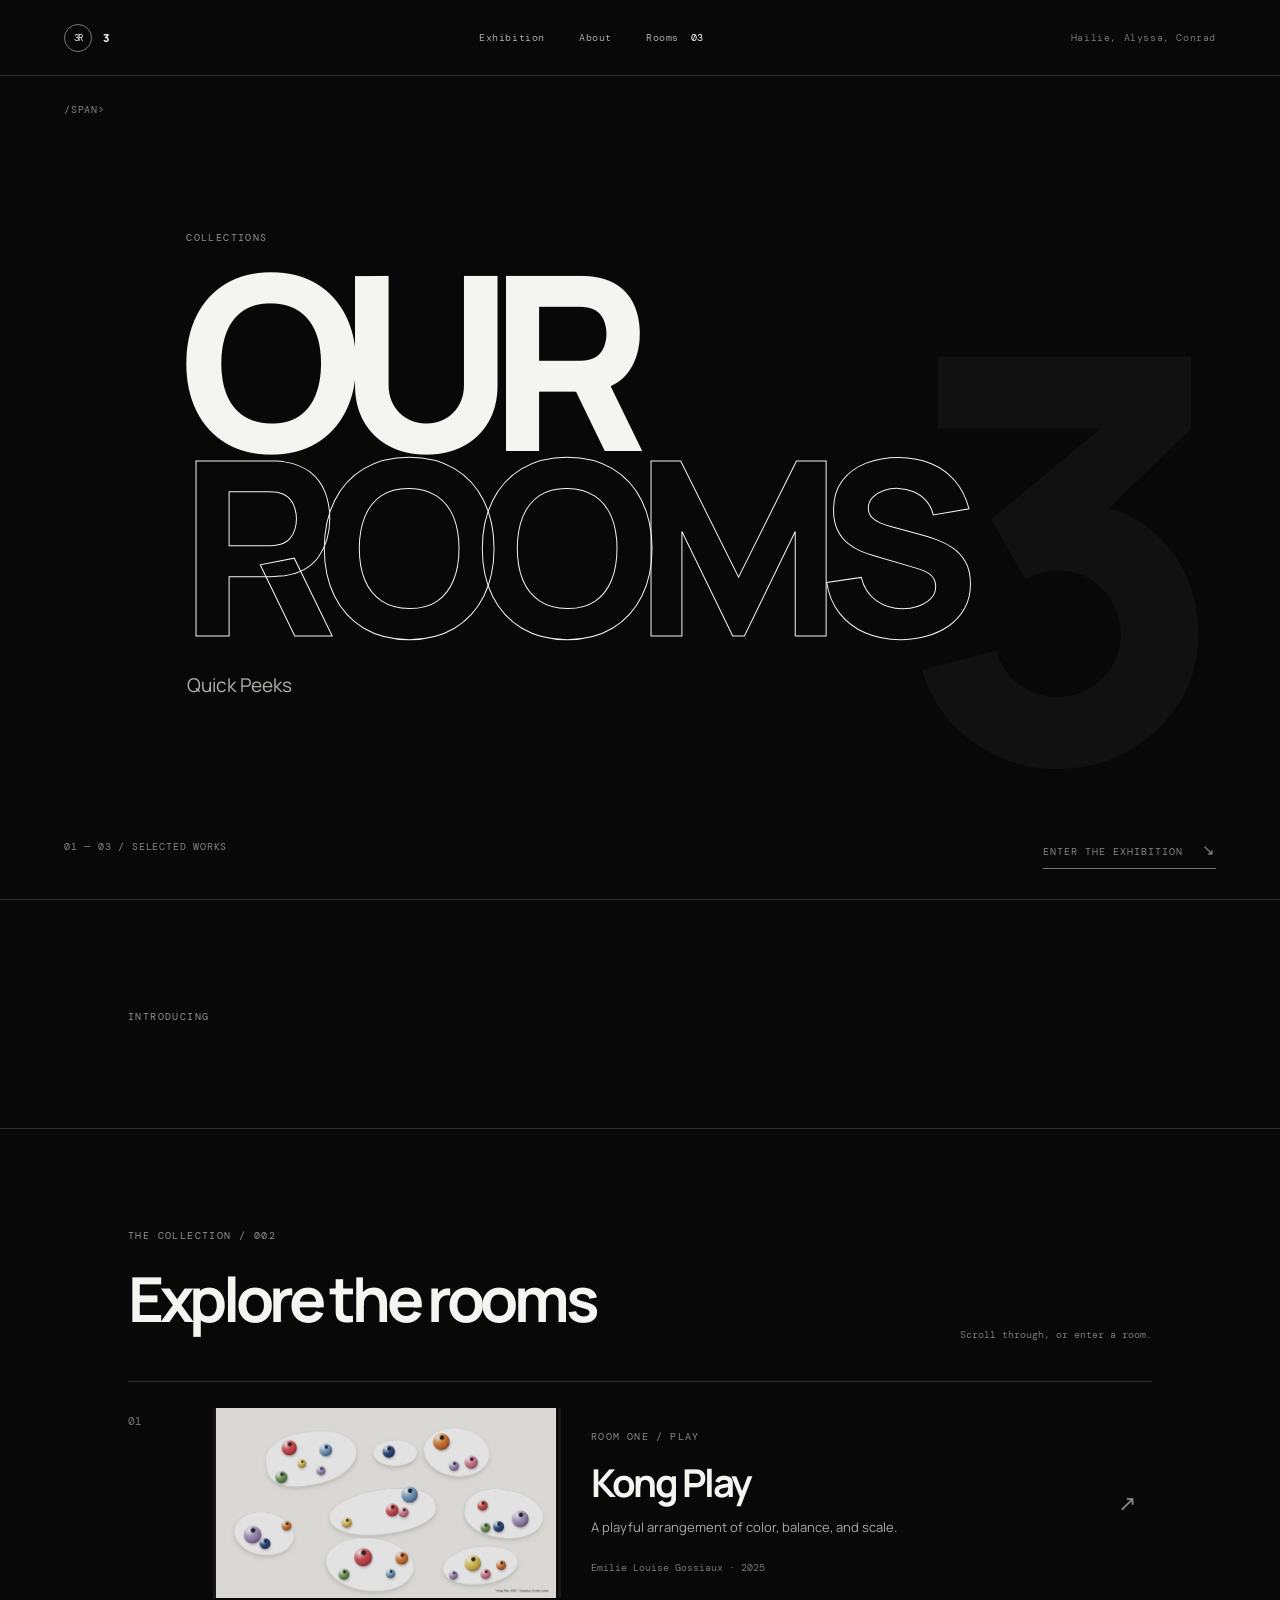
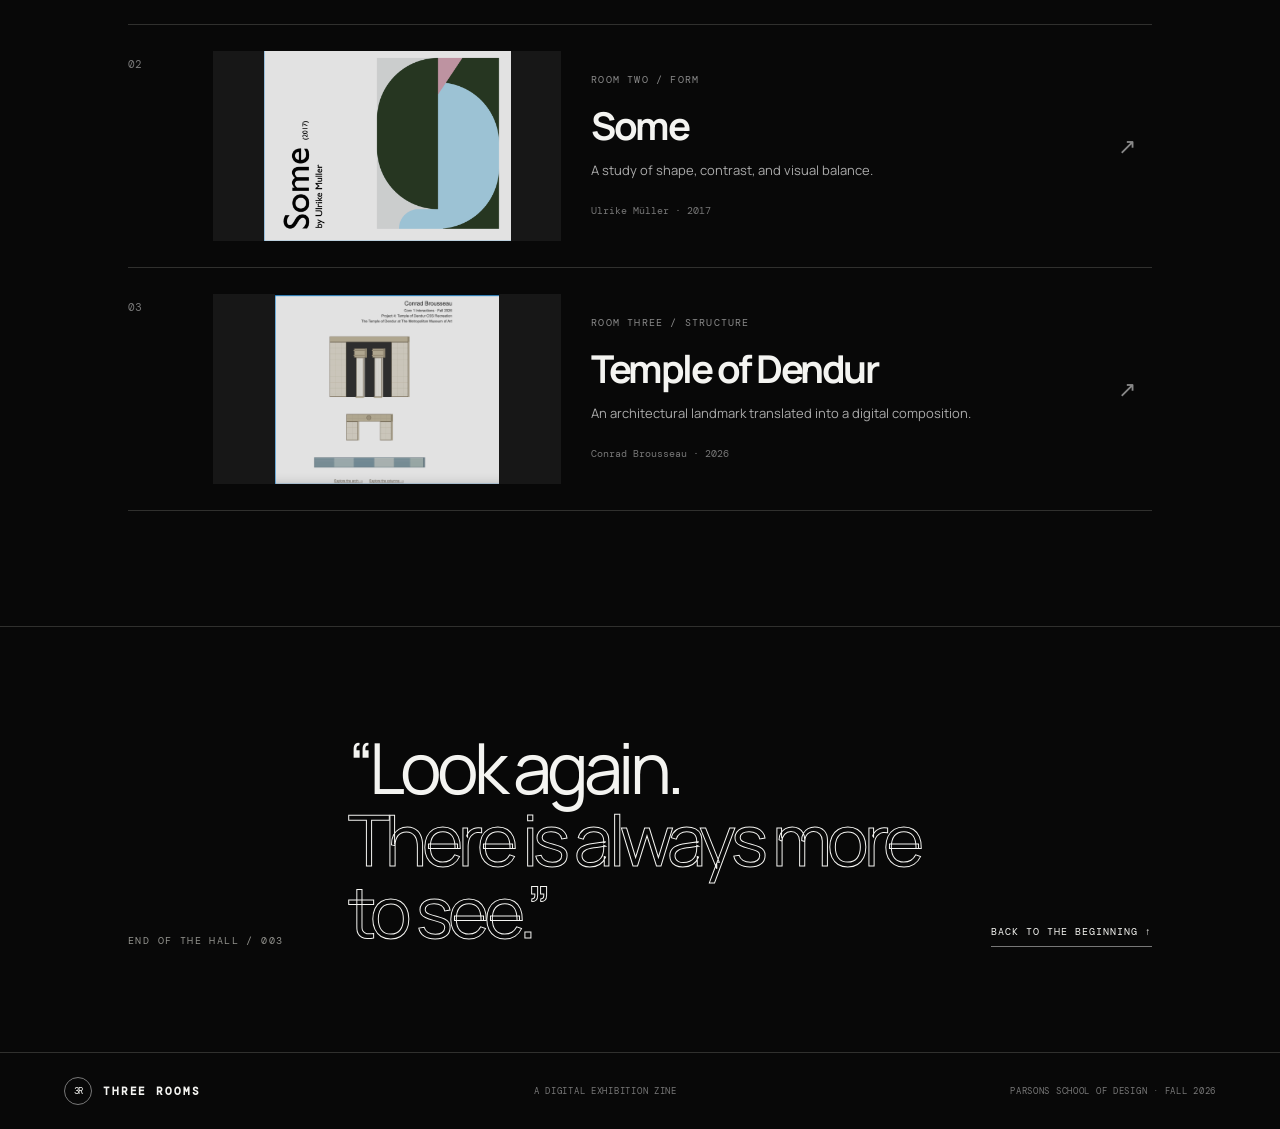
<file: index.html>
<!DOCTYPE html>
<html lang="en">
<head>
  <meta charset="UTF-8">
  <meta name="viewport" content="width=device-width, initial-scale=1.0">
  <meta name="description" content="Three Rooms is a digital exhibition bringing three distinct visual worlds into one gallery.">
  <title>Three Rooms — Digital Exhibition</title>
  <link rel="stylesheet" href="style.css">
</head>
<body>
  <header class="site-header">
    <a class="wordmark" href="index.html"><span class="mark">3R</span> 3 </a>
    <nav class="main-nav" aria-label="Main navigation">
      <a href="#exhibition">Exhibition</a>
      <a href="#about">About</a>
      <a href="#rooms">Rooms <span class="nav-count">03</span></a>
    </nav>
    <span class="header-meta">Hailie, Alyssa, Conrad</span>
  </header>

  <main>
    <section class="landing-hero" id="exhibition">
      <div class="hero-topline"><span>/span><span></span></div>
      <div class="hero-title-wrap">
        <p class="eyebrow">Collections</p>
        <h1>OUR<br><em>ROOMS</em></h1>
        <p class="hero-copy">Quick Peeks</p>
      </div>
      <div class="hero-bottomline"><span>01 — 03 / Selected works</span><a href="#rooms" class="text-link">Enter the exhibition <span>↘</span></a></div>
      <div class="hero-index" aria-hidden="true">3</div>
    </section>

    <section class="intro-band" id="about">
      <p class="section-label">Introducing</p>
      
    </section>

    <section class="rooms-section" id="rooms">
      <div class="section-heading"><div><p class="section-label">The collection / 002</p><h2>Explore the rooms</h2></div><span class="section-side-note">Scroll through, or enter a room.</span></div>
      <div class="room-list">
        <a class="room-row" href="room-1.html">
          <div class="row-number">01</div>
          <div class="row-image"><img src="images/kong-play.png" alt="Kong Play, colored spherical forms arranged on white platforms"></div>
          <div class="row-info"><p class="row-kicker">Room one / Play</p><h3>Kong Play</h3><p>A playful arrangement of color, balance, and scale.</p><span class="row-credit">Emilie Louise Gossiaux · 2025</span></div>
          <span class="row-arrow" aria-hidden="true">↗</span>
        </a>
        <a class="room-row" href="room-2.html">
          <div class="row-number">02</div>
          <div class="row-image"><img src="images/some.png" alt="Some by Ulrike Müller, abstract geometric shapes in green, blue, pink, and grey"></div>
          <div class="row-info"><p class="row-kicker">Room two / Form</p><h3>Some</h3><p>A study of shape, contrast, and visual balance.</p><span class="row-credit">Ulrike Müller · 2017</span></div>
          <span class="row-arrow" aria-hidden="true">↗</span>
        </a>
        <a class="room-row" href="room-3.html">
          <div class="row-number">03</div>
          <div class="row-image"><img src="images/temple-of-dendur.png" alt="CSS recreation of the Temple of Dendur showing its facade, columns, and entrance"></div>
          <div class="row-info"><p class="row-kicker">Room three / Structure</p><h3>Temple of Dendur</h3><p>An architectural landmark translated into a digital composition.</p><span class="row-credit">Conrad Brousseau · 2026</span></div>
          <span class="row-arrow" aria-hidden="true">↗</span>
        </a>
      </div>
    </section>

    <section class="closing-note">
      <p class="section-label">End of the hall / 003</p>
      <p class="closing-quote">“Look again.<br><em>There is always more to see.”</em></p>
      <a href="#exhibition" class="text-link">Back to the beginning ↑</a>
    </section>
  </main>

  <footer class="site-footer"><a class="wordmark" href="index.html"><span class="mark">3R</span> THREE ROOMS</a><span>A digital exhibition zine</span><span>Parsons School of Design · Fall 2026</span></footer>
</body>
</html>
</file>
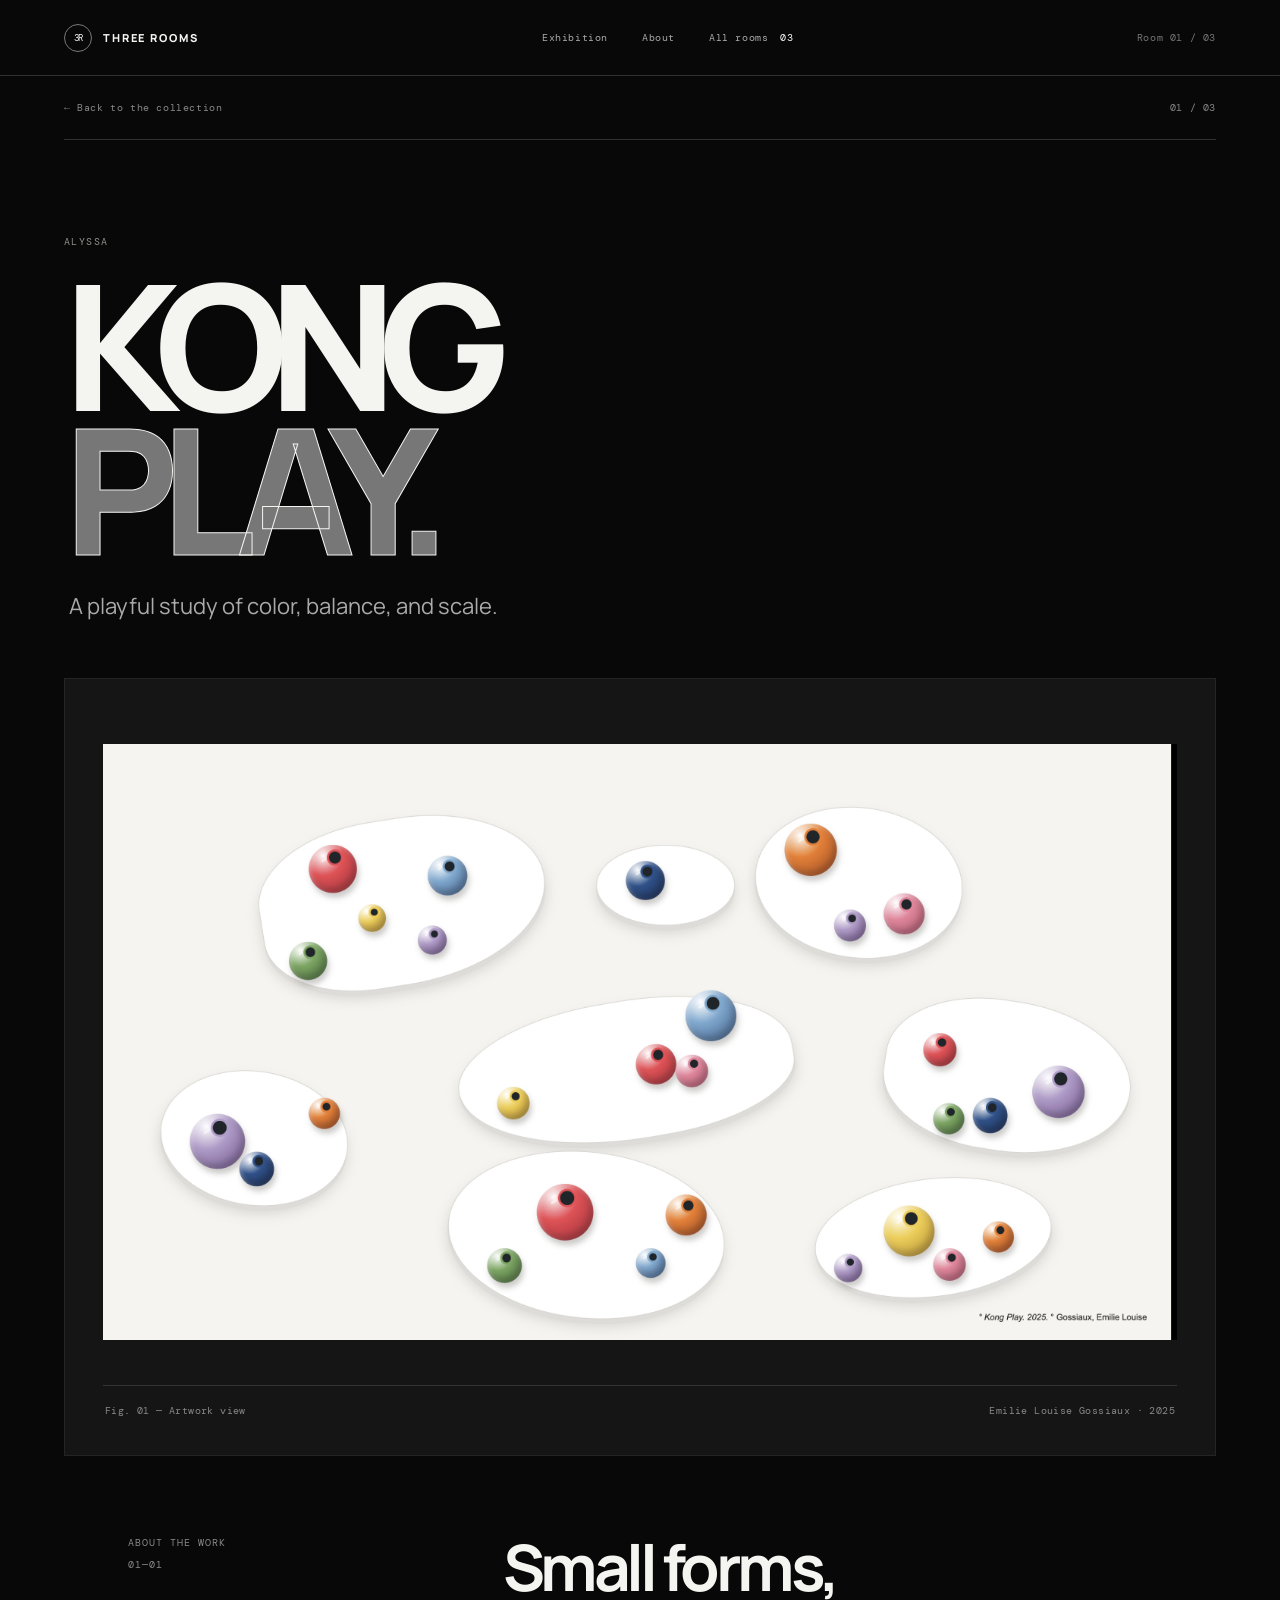
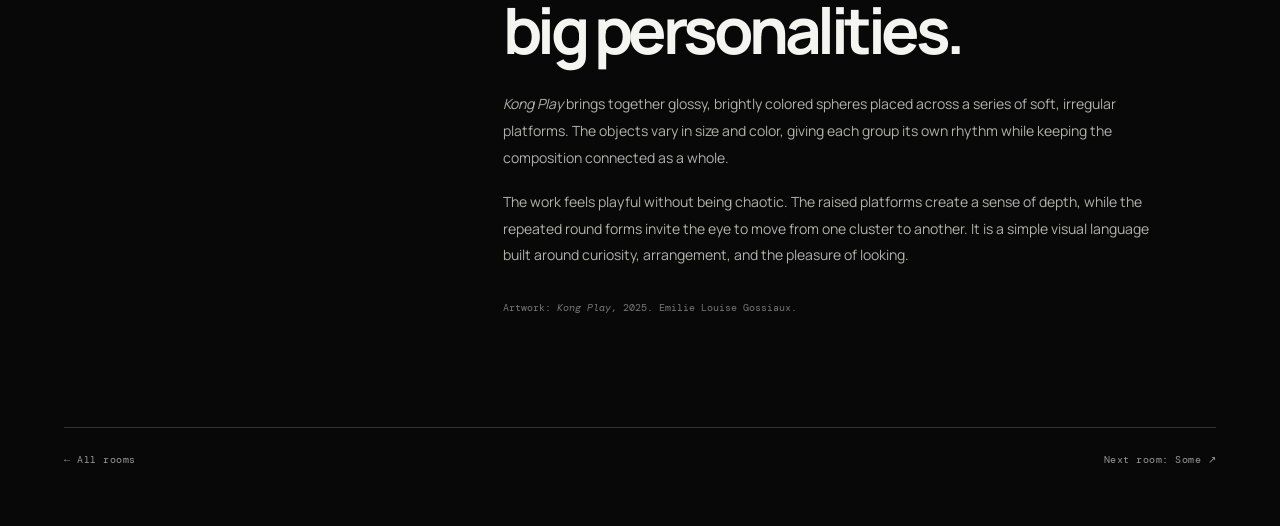
<file: room-1.html>
<!DOCTYPE html>
<html lang="en">
<head><meta charset="UTF-8"><meta name="viewport" content="width=device-width, initial-scale=1.0"><title>Room 01 — Kong Play | Three Rooms</title><link rel="stylesheet" href="style.css"></head>
<body>
<header class="site-header"><a class="wordmark" href="index.html"><span class="mark">3R</span> THREE ROOMS</a><nav class="main-nav" aria-label="Main navigation"><a href="index.html#exhibition">Exhibition</a><a href="index.html#about">About</a><a href="index.html#rooms">All rooms <span class="nav-count">03</span></a></nav><span class="header-meta">Room 01 / 03</span></header>
<main class="room-page">
  <div class="room-topline"><a href="index.html#rooms">← Back to the collection</a><span>01 / 03</span></div>
  <section class="room-heading"><p class="eyebrow">Alyssa</p><h1>KONG<br><em>PLAY.</em></h1><p class="room-deck">A playful study of color, balance, and scale.</p></section>
  <figure class="featured-art"><img src="images/kong-play.png" alt="Kong Play: colorful glossy spheres arranged across several white, floating oval platforms. Represents the playful toys and colours for the artist's dog."><figcaption><span>Fig. 01 — Artwork view</span><span>Emilie Louise Gossiaux · 2025</span></figcaption></figure>
  <section class="artwork-text"><div class="text-label"><span>About the work</span><span>01—01</span></div><div class="text-body"><h2>Small forms,<br>big personalities.</h2><p><em>Kong Play</em> brings together glossy, brightly colored spheres placed across a series of soft, irregular platforms. The objects vary in size and color, giving each group its own rhythm while keeping the composition connected as a whole.</p><p>The work feels playful without being chaotic. The raised platforms create a sense of depth, while the repeated round forms invite the eye to move from one cluster to another. It is a simple visual language built around curiosity, arrangement, and the pleasure of looking.</p><p class="artwork-credit">Artwork: <em>Kong Play</em>, 2025. Emilie Louise Gossiaux.</p></div></section>
  <nav class="room-pagination"><a href="index.html#rooms">← All rooms</a><a href="room-2.html">Next room: Some ↗</a></nav>
</main>
</body></html>
</file>
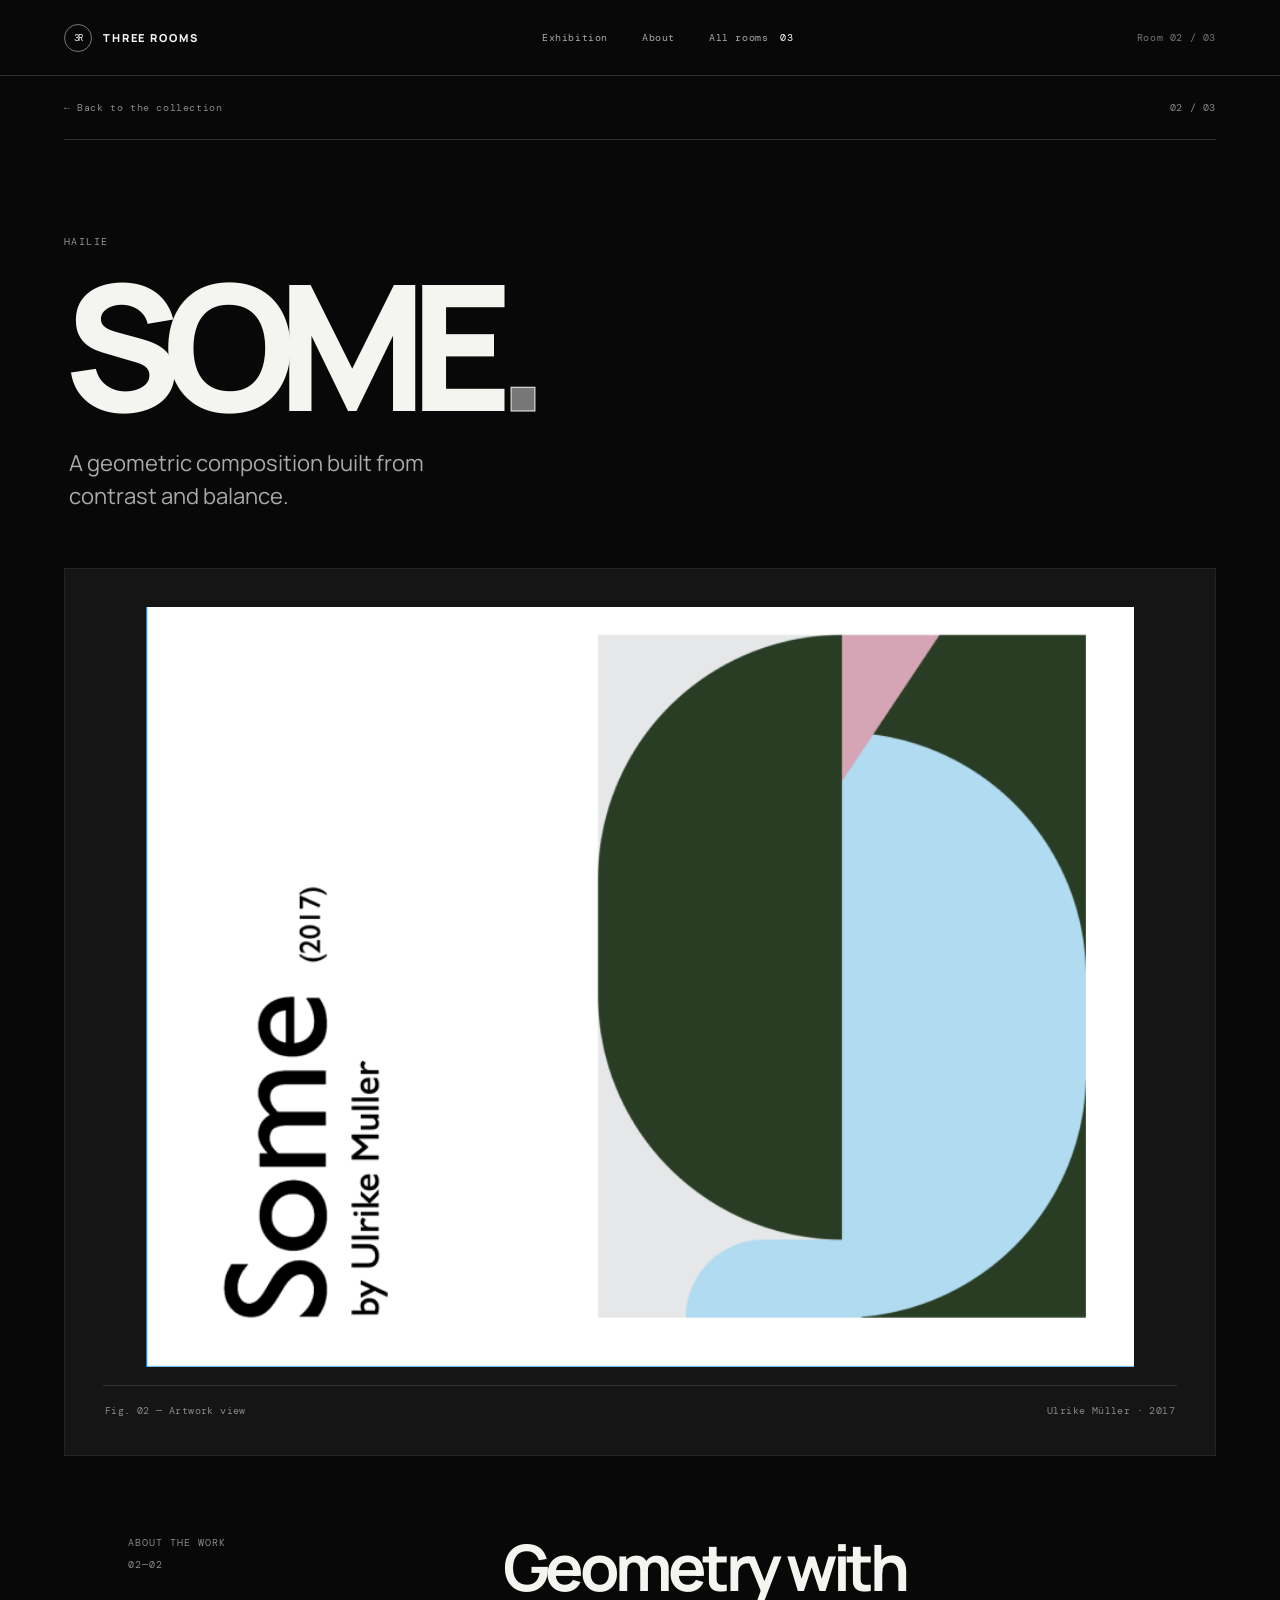
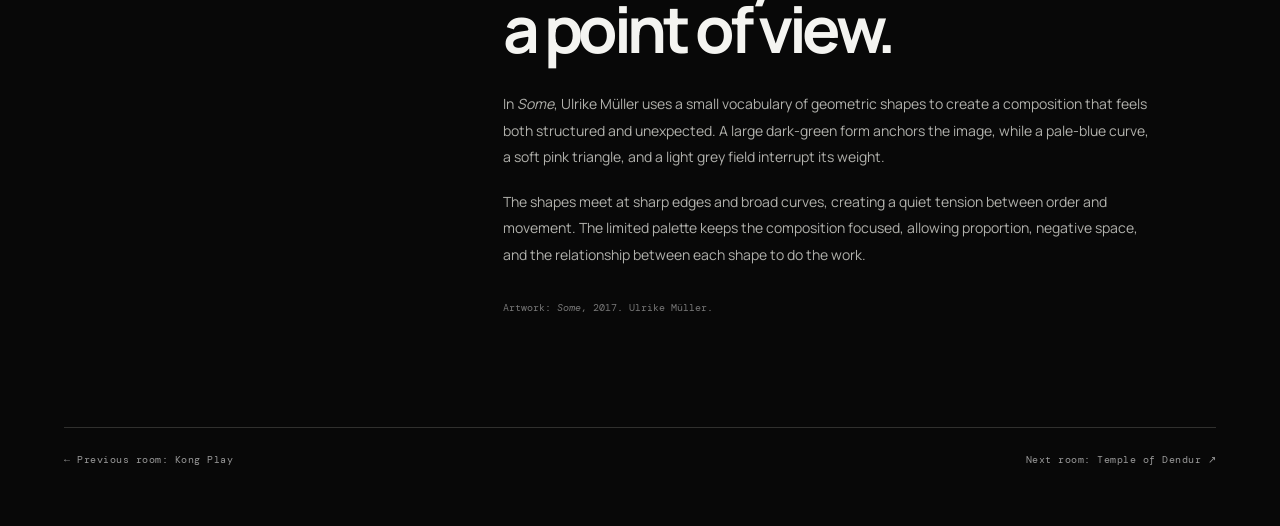
<file: room-2.html>
<!DOCTYPE html>
<html lang="en">
<head><meta charset="UTF-8"><meta name="viewport" content="width=device-width, initial-scale=1.0"><title>Room 02 — Some | Three Rooms</title><link rel="stylesheet" href="style.css"></head>
<body>
<header class="site-header"><a class="wordmark" href="index.html"><span class="mark">3R</span> THREE ROOMS</a><nav class="main-nav" aria-label="Main navigation"><a href="index.html#exhibition">Exhibition</a><a href="index.html#about">About</a><a href="index.html#rooms">All rooms <span class="nav-count">03</span></a></nav><span class="header-meta">Room 02 / 03</span></header>
<main class="room-page">
  <div class="room-topline"><a href="index.html#rooms">← Back to the collection</a><span>02 / 03</span></div>
  <section class="room-heading"><p class="eyebrow">Hailie</p><h1>SOME<em>.</em></h1><p class="room-deck">A geometric composition built from contrast and balance.</p></section>
  <figure class="featured-art featured-art-portrait"><img src="images/some.png" alt="Some by Ulrike Müller, abstract geometric composition with dark green, pale blue, pink, and grey shapes"><figcaption><span>Fig. 02 — Artwork view</span><span>Ulrike Müller · 2017</span></figcaption></figure>
  <section class="artwork-text"><div class="text-label"><span>About the work</span><span>02—02</span></div><div class="text-body"><h2>Geometry with<br>a point of view.</h2><p>In <em>Some</em>, Ulrike Müller uses a small vocabulary of geometric shapes to create a composition that feels both structured and unexpected. A large dark-green form anchors the image, while a pale-blue curve, a soft pink triangle, and a light grey field interrupt its weight.</p><p>The shapes meet at sharp edges and broad curves, creating a quiet tension between order and movement. The limited palette keeps the composition focused, allowing proportion, negative space, and the relationship between each shape to do the work.</p><p class="artwork-credit">Artwork: <em>Some</em>, 2017. Ulrike Müller.</p></div></section>
  <nav class="room-pagination"><a href="room-1.html">← Previous room: Kong Play</a><a href="room-3.html">Next room: Temple of Dendur ↗</a></nav>
</main>
</body></html>
</file>
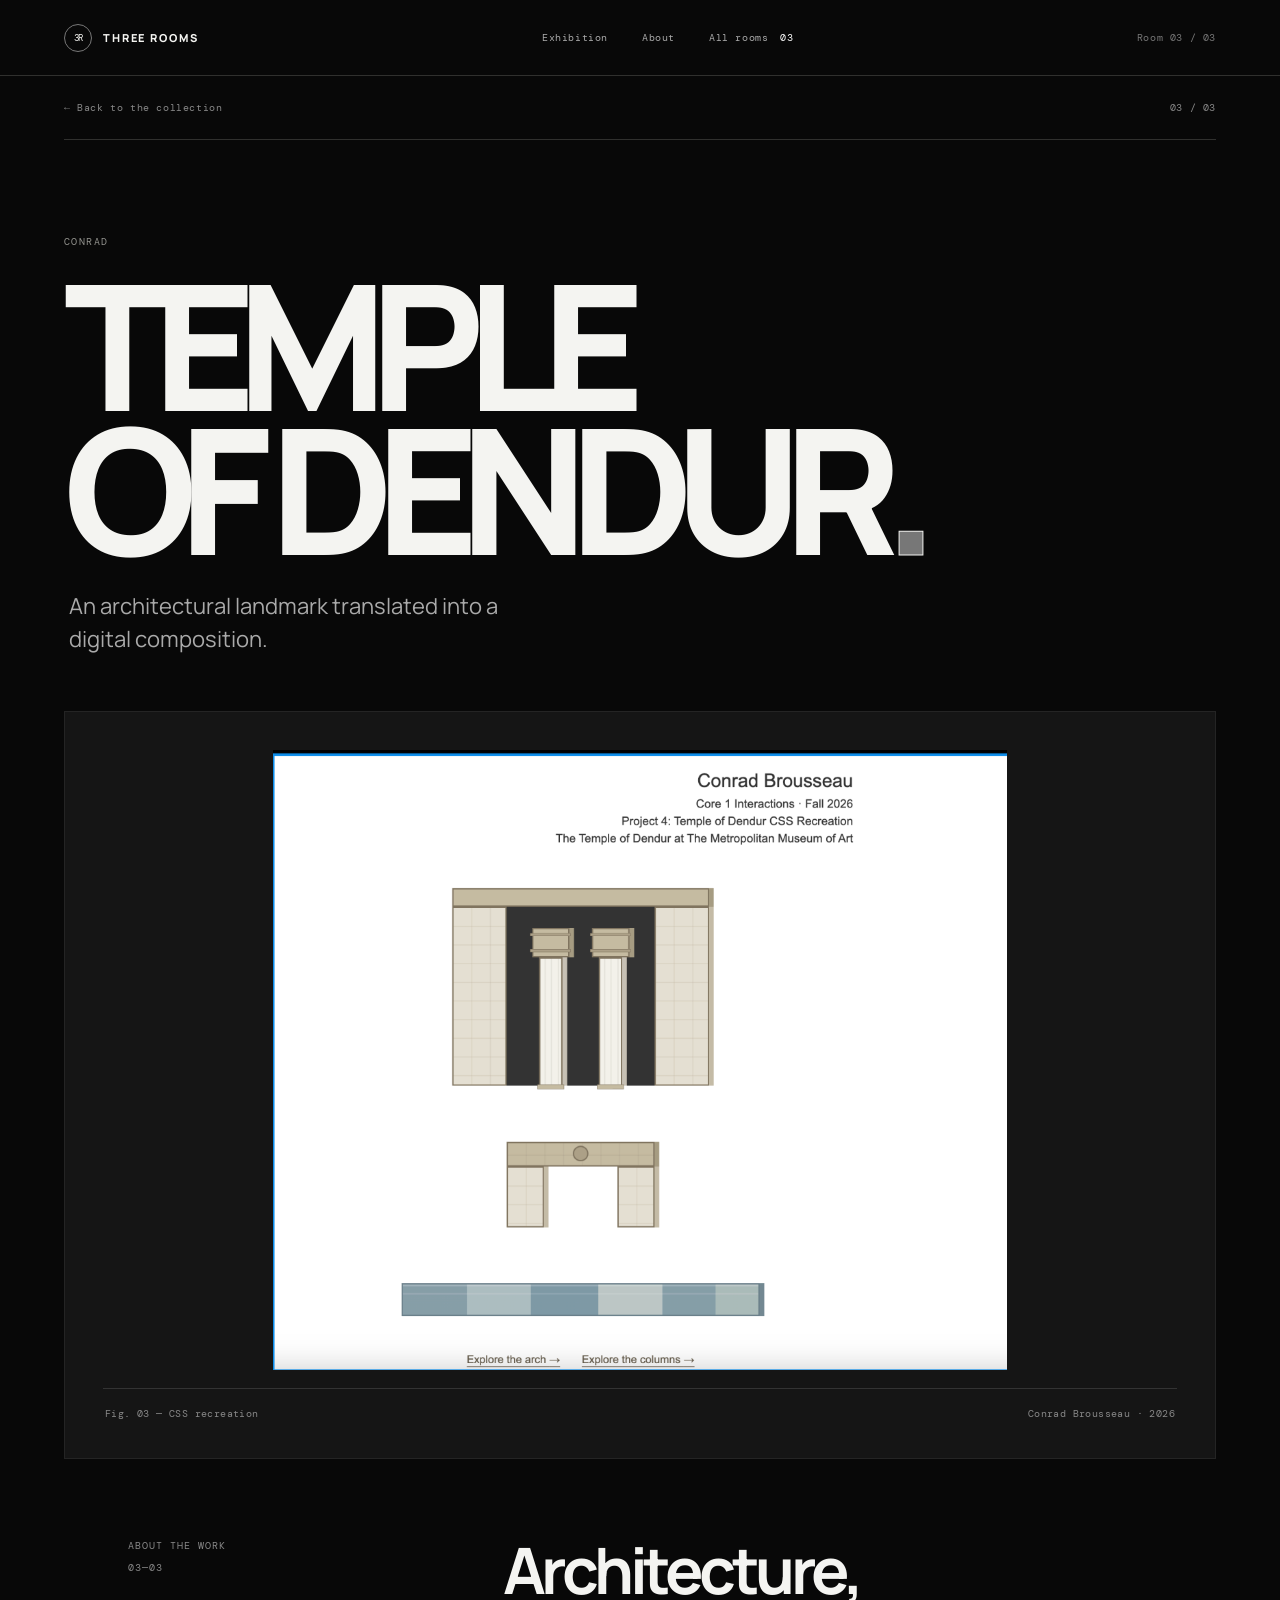
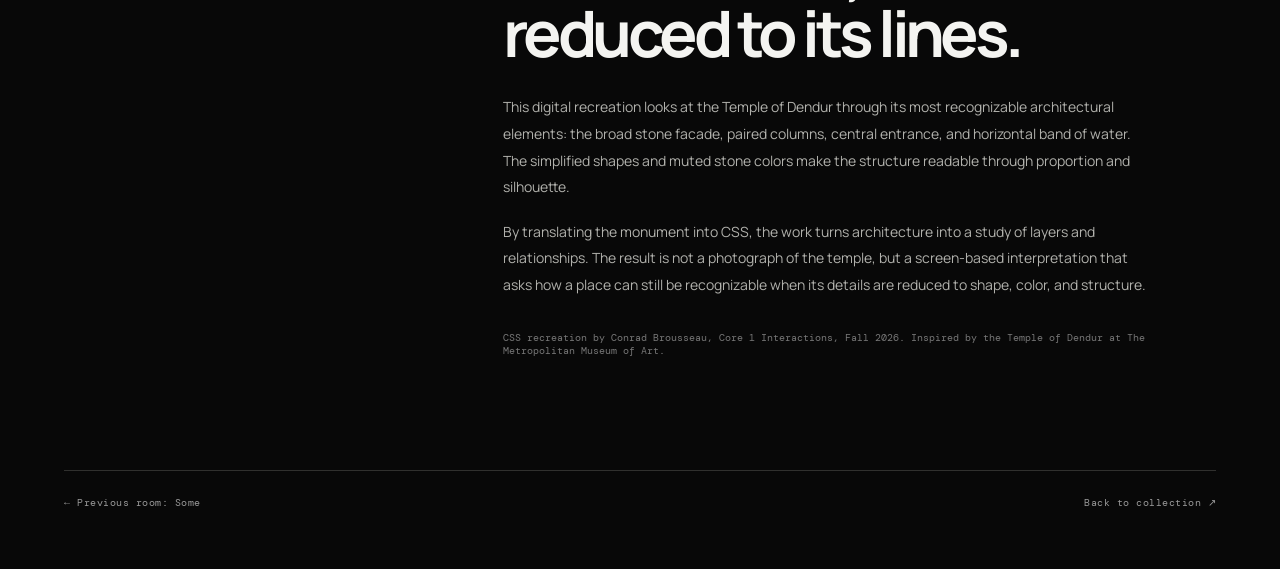
<file: room-3.html>
<!DOCTYPE html>
<html lang="en">
<head><meta charset="UTF-8"><meta name="viewport" content="width=device-width, initial-scale=1.0"><title>Room 03 — Temple of Dendur | Three Rooms</title><link rel="stylesheet" href="style.css"></head>
<body>
<header class="site-header"><a class="wordmark" href="index.html"><span class="mark">3R</span> THREE ROOMS</a><nav class="main-nav" aria-label="Main navigation"><a href="index.html#exhibition">Exhibition</a><a href="index.html#about">About</a><a href="index.html#rooms">All rooms <span class="nav-count">03</span></a></nav><span class="header-meta">Room 03 / 03</span></header>
<main class="room-page">
  <div class="room-topline"><a href="index.html#rooms">← Back to the collection</a><span>03 / 03</span></div>
  <section class="room-heading"><p class="eyebrow">Conrad</p><h1>TEMPLE<br>OF DENDUR<em>.</em></h1><p class="room-deck">An architectural landmark translated into a digital composition.</p></section>
  <figure class="featured-art featured-art-temple"><img src="images/temple-of-dendur.png" alt="CSS recreation of the Temple of Dendur with a stone facade, two columns, a gateway, and a blue water-like base"><figcaption><span>Fig. 03 — CSS recreation</span><span>Conrad Brousseau · 2026</span></figcaption></figure>
  <section class="artwork-text"><div class="text-label"><span>About the work</span><span>03—03</span></div><div class="text-body"><h2>Architecture,<br>reduced to its lines.</h2><p>This digital recreation looks at the Temple of Dendur through its most recognizable architectural elements: the broad stone facade, paired columns, central entrance, and horizontal band of water. The simplified shapes and muted stone colors make the structure readable through proportion and silhouette.</p><p>By translating the monument into CSS, the work turns architecture into a study of layers and relationships. The result is not a photograph of the temple, but a screen-based interpretation that asks how a place can still be recognizable when its details are reduced to shape, color, and structure.</p><p class="artwork-credit">CSS recreation by Conrad Brousseau, Core 1 Interactions, Fall 2026. Inspired by the Temple of Dendur at The Metropolitan Museum of Art.</p></div></section>
  <nav class="room-pagination"><a href="room-2.html">← Previous room: Some</a><a href="index.html#rooms">Back to collection ↗</a></nav>
</main>

</body></html>
</file>
<file: style.css>
@import url('https://fonts.googleapis.com/css2?family=DM+Mono:wght@400;500&family=Manrope:wght@400;500;600;700;800&display=swap');

:root{--black:#080808;--panel:#111;--white:#f4f4f1;--grey:#92928d;--line:#30302e;--soft-line:#20201f;--mono:'DM Mono',monospace;--sans:'Manrope',Arial,Helvetica,sans-serif}
*{box-sizing:border-box}
html{scroll-behavior:smooth;scroll-padding-top:90px}
body{margin:0;background:var(--black);color:var(--white);font-family:var(--sans);-webkit-font-smoothing:antialiased}
a{color:inherit;text-decoration:none}
img{display:block;max-width:100%}
.site-header{height:76px;padding:0 5vw;display:flex;align-items:center;justify-content:space-between;border-bottom:1px solid var(--line);gap:28px}
.wordmark{display:inline-flex;align-items:center;gap:11px;font-size:11px;font-weight:800;letter-spacing:.17em;white-space:nowrap}
.mark{display:grid;place-items:center;width:28px;height:28px;border:1px solid #777;border-radius:50%;font-family:var(--mono);font-size:9px;font-weight:400;letter-spacing:-.08em}
.main-nav{display:flex;align-items:center;gap:34px;margin-left:auto;margin-right:auto}
.main-nav a,.header-meta{font-family:var(--mono);font-size:10px;color:#aaa;letter-spacing:.06em;transition:color .2s}
.main-nav a:hover,.room-topline a:hover,.room-pagination a:hover{color:#fff}
.nav-count{color:#fff;margin-left:5px}
.header-meta{white-space:nowrap;color:#777}
.landing-hero{min-height:650px;height:calc(100svh - 76px);max-height:900px;position:relative;overflow:hidden;padding:27px 5vw 30px;display:flex;flex-direction:column;justify-content:space-between;border-bottom:1px solid var(--line)}
.hero-topline,.hero-bottomline{display:flex;justify-content:space-between;gap:20px;font:10px var(--mono);letter-spacing:.08em;text-transform:uppercase;color:#858581}
.hero-title-wrap{position:relative;z-index:1;margin:0 0 25px 9vw;max-width:920px}
.eyebrow,.section-label{font:10px var(--mono);letter-spacing:.14em;text-transform:uppercase;color:#92928d}
.hero-title-wrap .eyebrow{margin:0 0 22px 7px}
h1{font-weight:800;letter-spacing:-.105em;line-height:.76;margin:0}
.hero-title-wrap h1{font-size:clamp(100px,19vw,270px)}
h1 em,.closing-quote em{font-style:normal;-webkit-text-stroke:1px var(--white);color:transparent}
.hero-copy{font-size:clamp(15px,1.5vw,19px);line-height:1.55;color:#b1b1ac;max-width:370px;margin:35px 0 0 8px}
.hero-index{position:absolute;right:9vw;top:23%;font-size:clamp(250px,44vw,620px);font-weight:800;letter-spacing:-.12em;line-height:1;color:#111;z-index:0;pointer-events:none}
.text-link{font:10px var(--mono);text-transform:uppercase;letter-spacing:.1em;border-bottom:1px solid #777;padding-bottom:8px;transition:border-color .2s,color .2s}
.text-link span{margin-left:12px;font-size:15px}
.text-link:hover{color:#fff;border-color:#fff}
.intro-band,.rooms-section,.closing-note{padding:105px 10vw;border-bottom:1px solid var(--line)}
.intro-band{display:grid;grid-template-columns:1fr 3fr;gap:35px}
.section-label{margin:5px 0 0}
.intro-content{display:grid;grid-template-columns:1.15fr 1fr;gap:7vw;align-items:end}
.intro-content h2{font-size:clamp(42px,6vw,82px);letter-spacing:-.075em;line-height:.94;margin:0}
.intro-content h2 span{color:#666}
.intro-content>p{max-width:450px;margin:0;color:#a5a5a0;font-size:14px;line-height:1.85}
.rooms-section{padding-top:95px;padding-bottom:115px}
.section-heading{display:flex;justify-content:space-between;align-items:end;margin-bottom:40px}
.section-heading h2{font-size:clamp(35px,5vw,62px);letter-spacing:-.07em;margin:14px 0 0}
.section-side-note{font:10px var(--mono);color:#777}
.room-list{border-top:1px solid var(--line)}
.room-row{display:grid;grid-template-columns:55px minmax(180px,34%) 1fr 34px;gap:30px;align-items:center;padding:26px 0;border-bottom:1px solid var(--line);transition:padding .25s ease}
.room-row:hover{padding-left:12px;padding-right:12px}
.row-number{font:11px var(--mono);color:#777;align-self:start;padding-top:6px}
.row-image{height:190px;background:#171717;overflow:hidden;display:flex;align-items:center;justify-content:center}
.row-image img{width:100%;height:100%;object-fit:contain;transition:transform .45s ease,opacity .3s;opacity:.88}
.room-row:hover .row-image img{transform:scale(1.035);opacity:1}
.row-info{padding:12px 0}
.row-kicker{font:10px var(--mono);letter-spacing:.12em;text-transform:uppercase;color:#888;margin:0 0 13px}
.row-info h3{font-size:clamp(27px,3vw,42px);letter-spacing:-.065em;margin:0 0 9px}
.row-info>p:not(.row-kicker){font-size:13px;color:#aaa;margin:0 0 18px}
.row-credit{font:10px var(--mono);color:#777}
.row-arrow{font-size:22px;color:#888;transition:transform .2s,color .2s}
.room-row:hover .row-arrow{transform:translate(3px,-3px);color:#fff}
.closing-note{display:grid;grid-template-columns:1fr 3fr 1fr;gap:25px;align-items:end;min-height:340px}
.closing-quote{font-size:clamp(34px,5.5vw,72px);line-height:1.02;letter-spacing:-.07em;margin:0}
.closing-note .text-link{justify-self:end;white-space:nowrap}
.site-footer{padding:24px 5vw;display:flex;align-items:center;justify-content:space-between;gap:20px;color:#777;font:9px var(--mono);letter-spacing:.08em;text-transform:uppercase}
.site-footer .wordmark{color:var(--white)}
.room-page{width:min(1180px,90vw);margin:0 auto}
.room-topline{display:flex;justify-content:space-between;padding:25px 0;border-bottom:1px solid var(--line);font:10px var(--mono);letter-spacing:.06em;color:#888}
.room-heading{padding:85px 0 55px;max-width:950px}
.room-heading .eyebrow{margin-bottom:25px}
.room-heading h1{font-size:clamp(76px,14vw,175px);line-height:.82}
.room-heading h1 em{font-style:normal;color:#777}
.room-deck{font-size:clamp(16px,2vw,22px);color:#aaa;margin:30px 0 0 5px;max-width:430px;line-height:1.5}
.featured-art{margin:0;background:#151515;padding:clamp(12px,3vw,38px);border:1px solid #242424}
.featured-art img{width:100%;height:min(68vw,650px);object-fit:contain}
.featured-art-portrait img{height:min(75vw,760px)}
.featured-art-temple img{height:min(65vw,620px)}
.featured-art figcaption{display:flex;justify-content:space-between;gap:20px;padding:18px 2px 0;border-top:1px solid #333;margin-top:18px;font:10px var(--mono);color:#888;letter-spacing:.04em}
.artwork-text{display:grid;grid-template-columns:1fr 2fr;gap:50px;padding:80px 5vw 95px;border-bottom:1px solid var(--line)}
.text-label{display:flex;flex-direction:column;gap:9px;font:10px var(--mono);text-transform:uppercase;letter-spacing:.1em;color:#888}
.text-body h2{font-size:clamp(38px,5vw,65px);letter-spacing:-.07em;line-height:.98;margin:0 0 30px}
.text-body p{max-width:680px;font-size:14px;line-height:1.9;color:#b1b1ac;margin:0 0 18px}
.text-body .artwork-credit{font:10px var(--mono);color:#777;margin-top:32px}
.room-pagination{display:flex;justify-content:space-between;gap:20px;padding:25px 0 60px;font:10px var(--mono);letter-spacing:.05em;color:#999}
@media(max-width:760px){.site-header{height:auto;min-height:70px;padding:16px 5vw;flex-wrap:wrap}.main-nav{order:3;width:100%;justify-content:space-between;gap:15px;padding-top:10px;border-top:1px solid var(--soft-line)}.header-meta{font-size:9px}.landing-hero{height:calc(88svh - 70px);min-height:570px}.hero-title-wrap{margin-left:0}.hero-title-wrap h1{font-size:clamp(86px,22vw,160px)}.hero-index{right:-4vw;top:30%;font-size:75vw}.intro-band,.rooms-section,.closing-note{padding:70px 6vw}.intro-band{grid-template-columns:1fr;gap:30px}.intro-content{grid-template-columns:1fr;gap:25px}.section-heading{align-items:start;flex-direction:column;gap:12px}.room-row{grid-template-columns:30px 1fr 25px;gap:13px}.row-image{grid-column:2;grid-row:1;height:170px}.row-info{grid-column:2;grid-row:2;padding:5px 0 0}.row-number{grid-column:1;grid-row:1 / span 2}.row-arrow{grid-column:3;grid-row:1}.row-info h3{font-size:30px}.closing-note{grid-template-columns:1fr;gap:30px}.closing-note .text-link{justify-self:start}.site-footer{align-items:flex-start;flex-direction:column;gap:13px}.room-heading{padding:65px 0 40px}.room-heading h1{font-size:clamp(65px,16vw,120px)}.featured-art img,.featured-art-portrait img,.featured-art-temple img{height:68vw;max-height:520px}.featured-art figcaption{flex-direction:column;gap:8px}.artwork-text{grid-template-columns:1fr;gap:25px;padding:60px 2vw 70px}.room-pagination{font-size:9px}}
@media(prefers-reduced-motion:reduce){html{scroll-behavior:auto}*,*::before,*::after{transition:none!important}}
</file>
